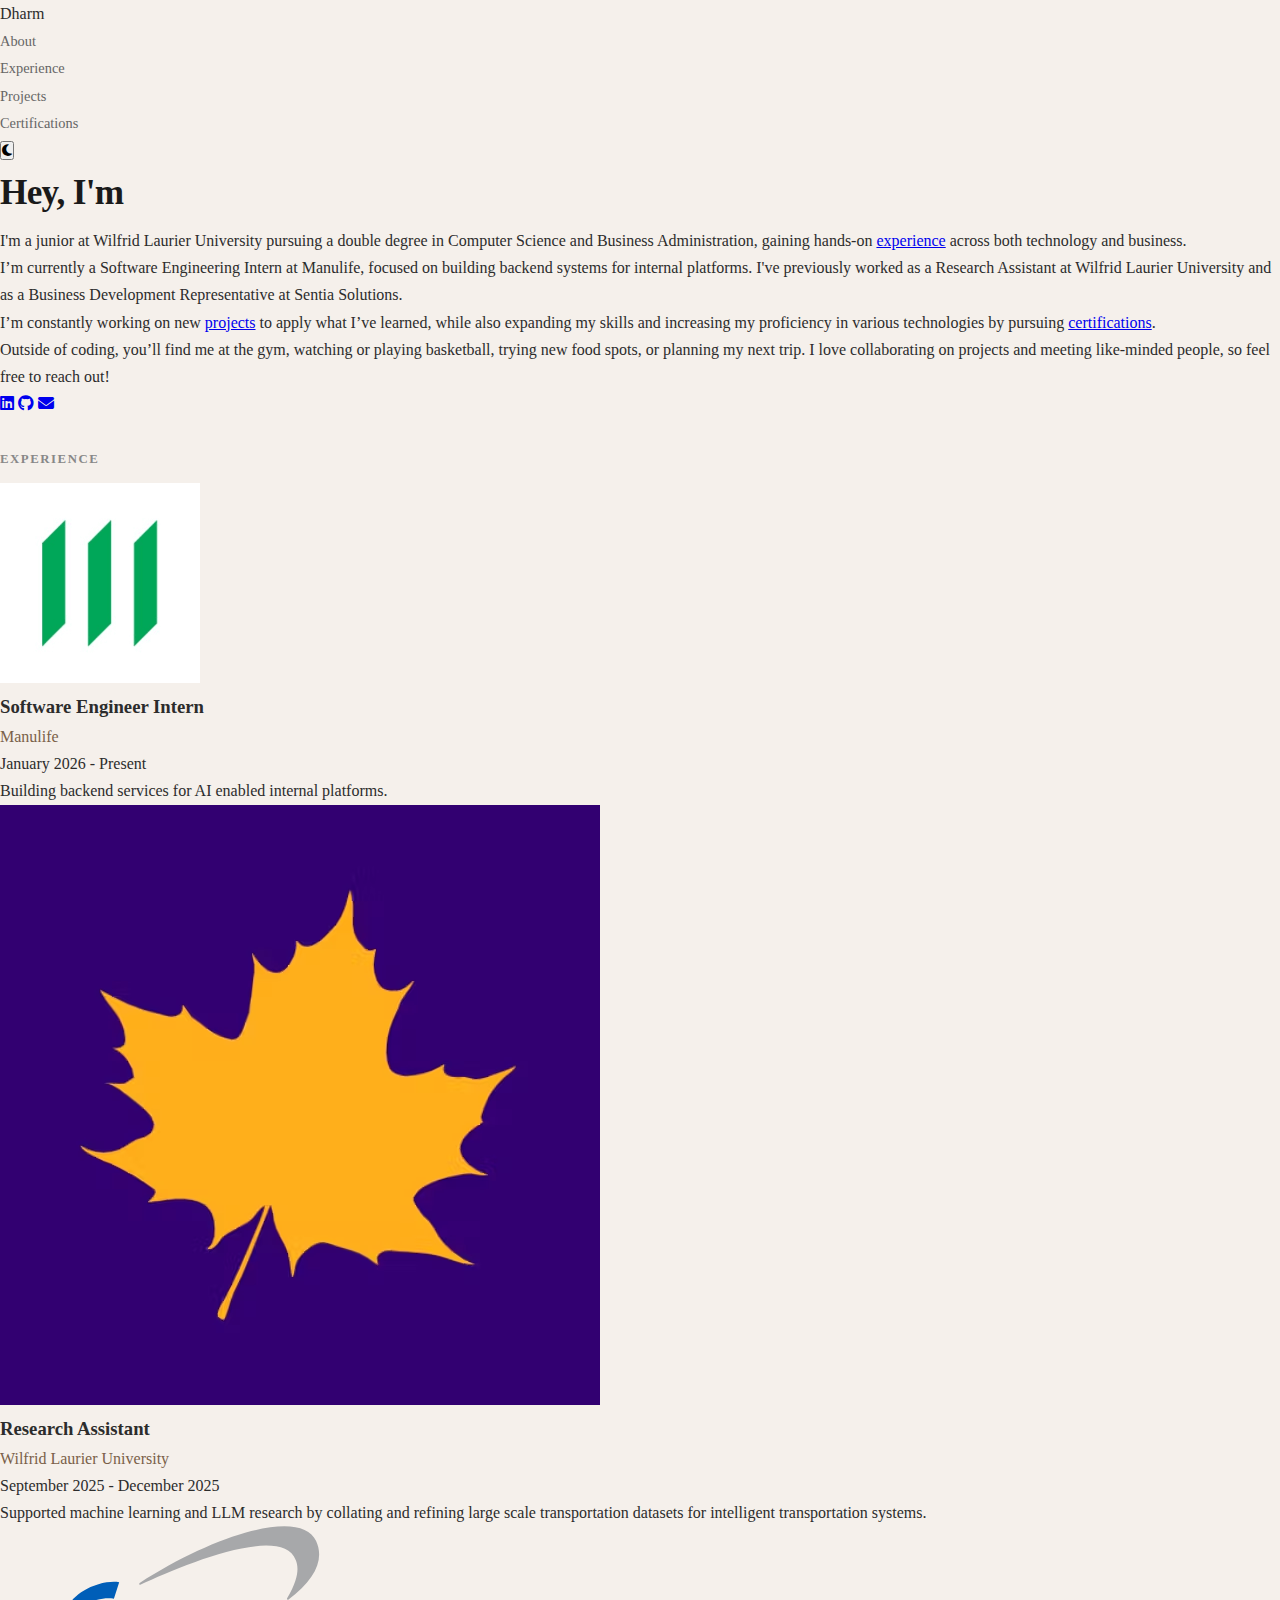
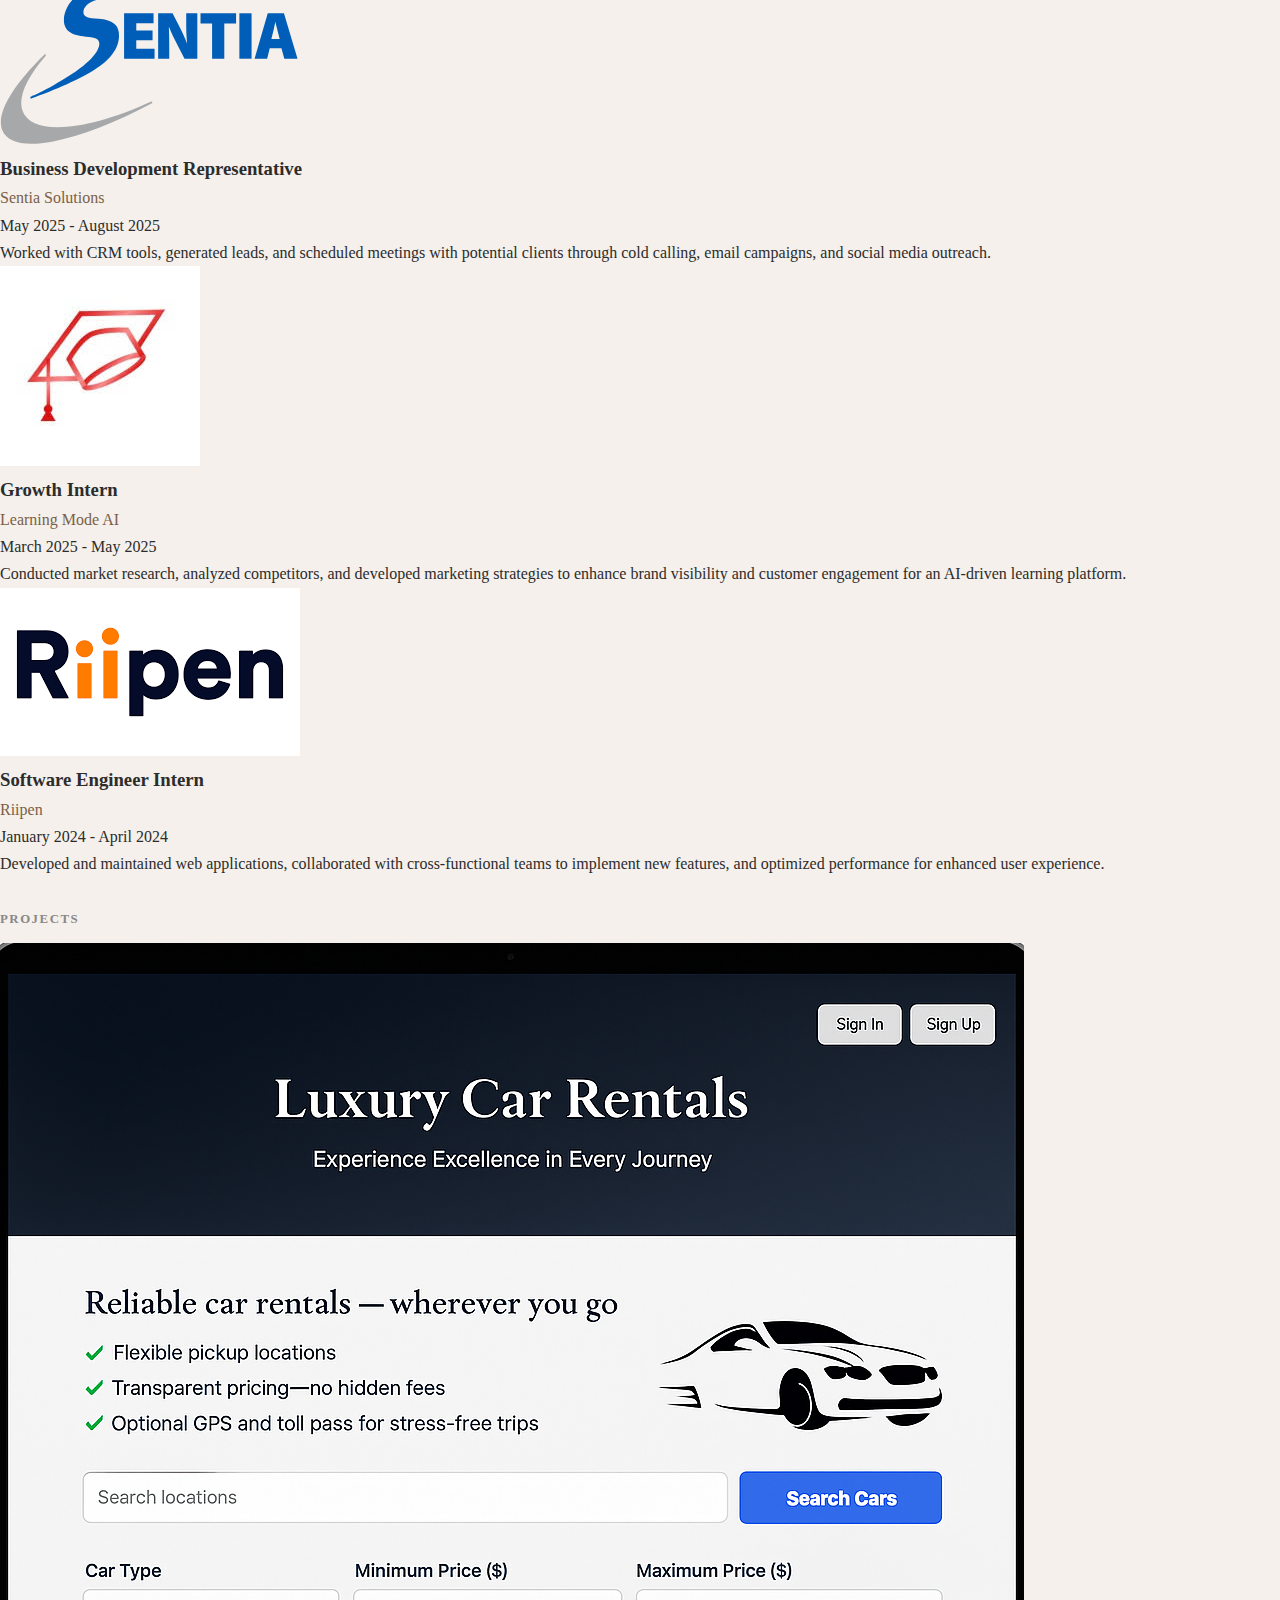
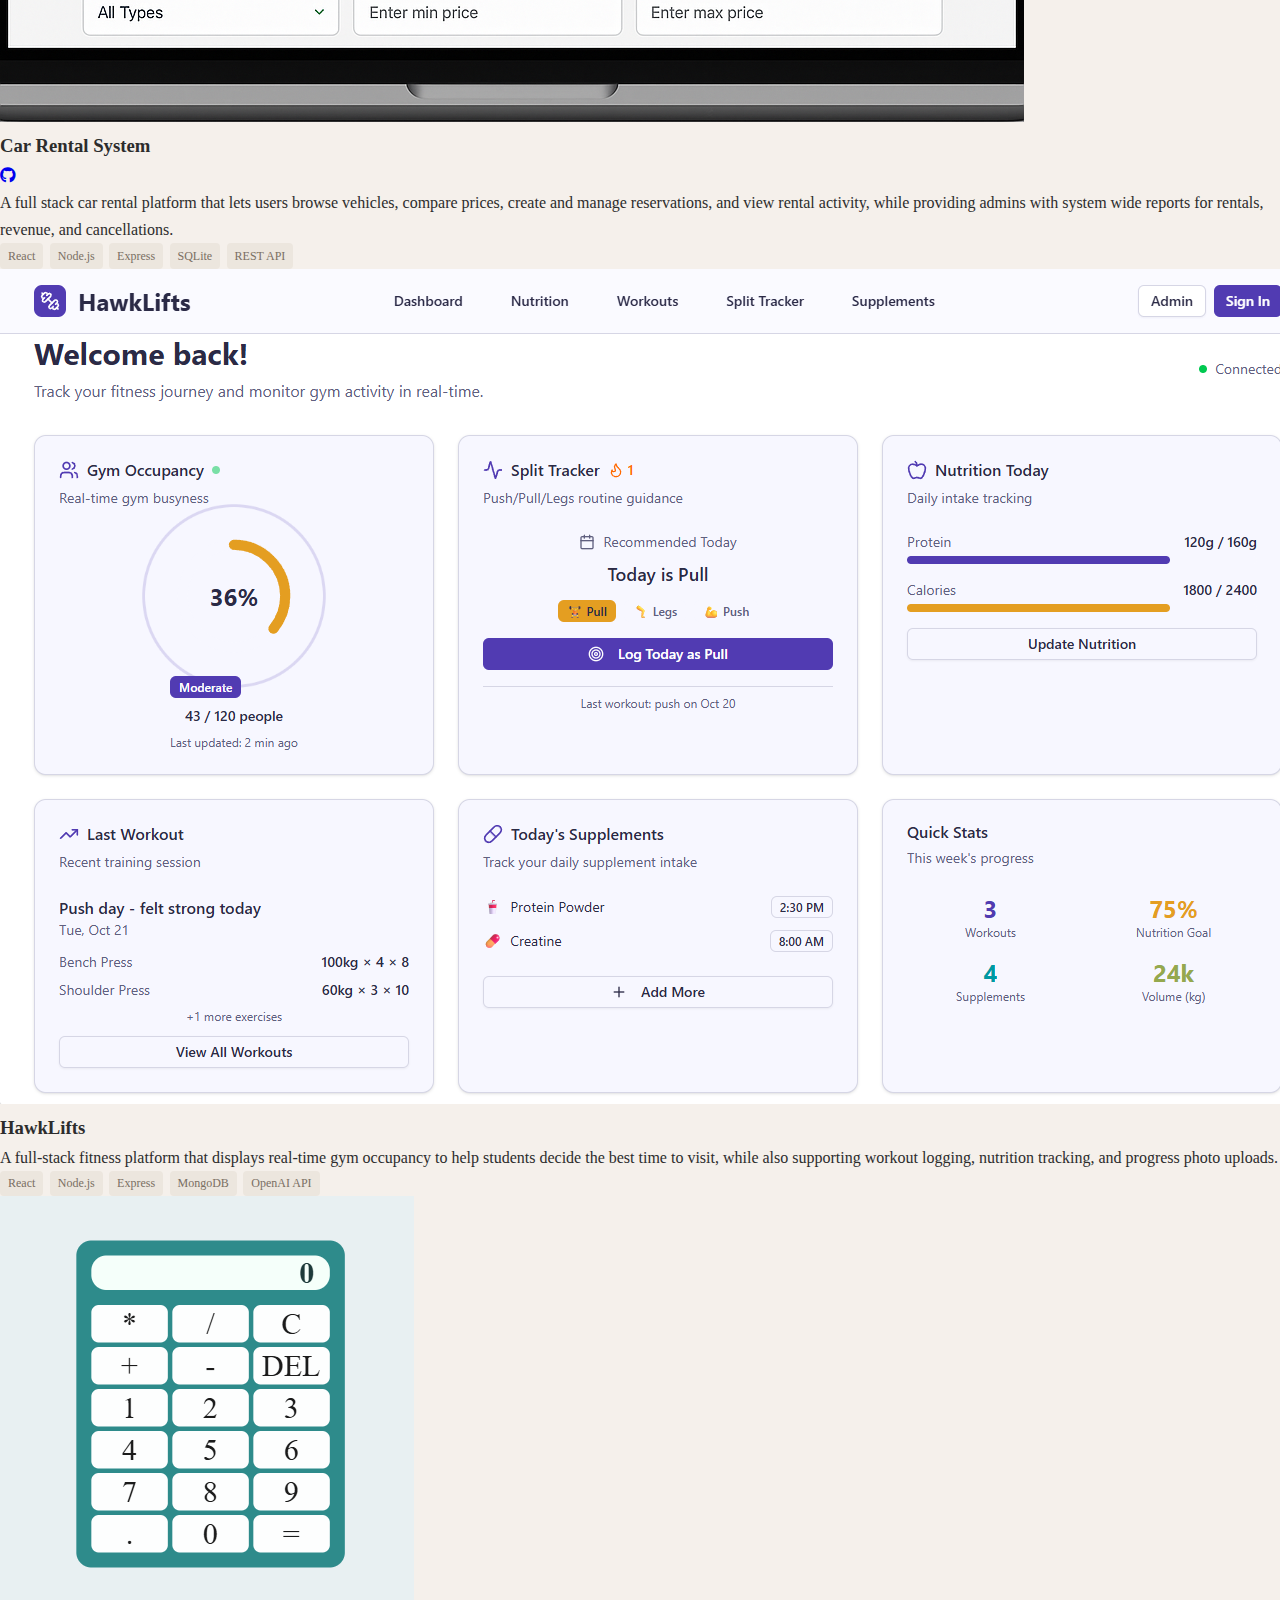
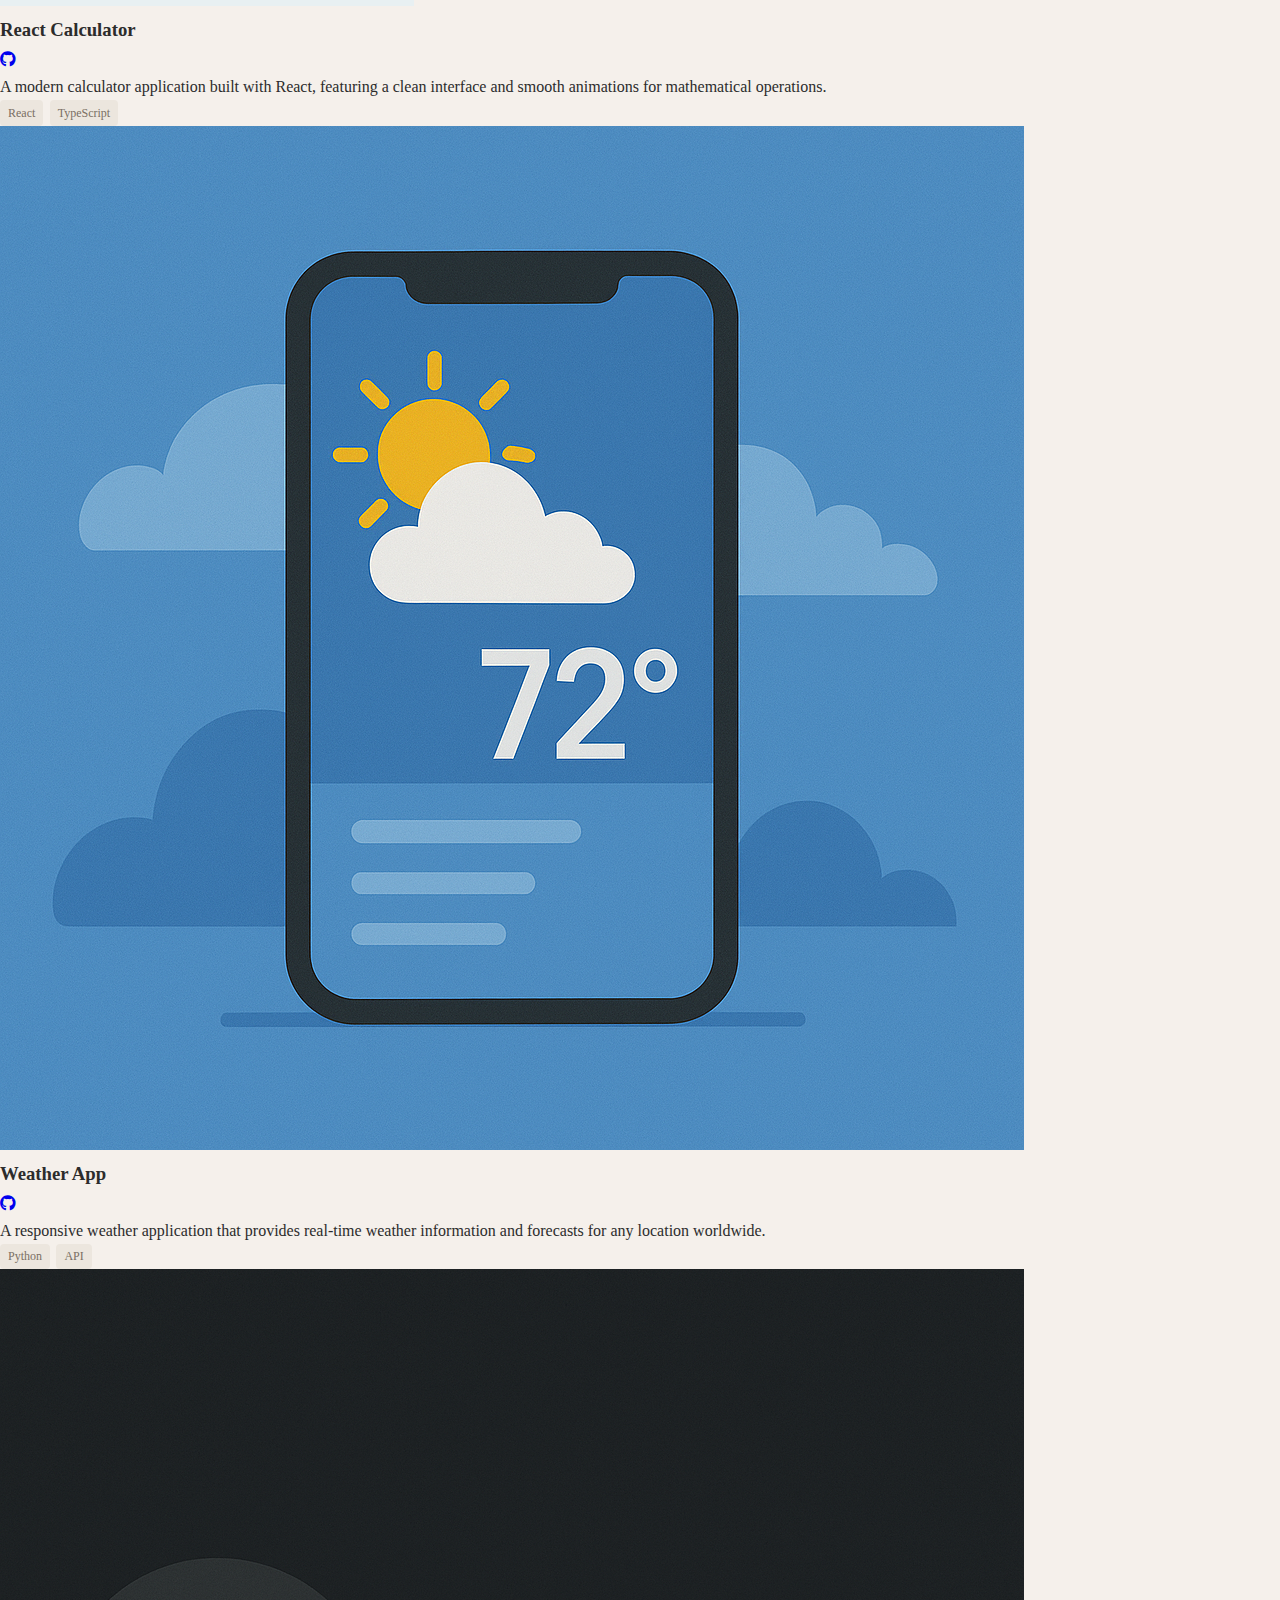
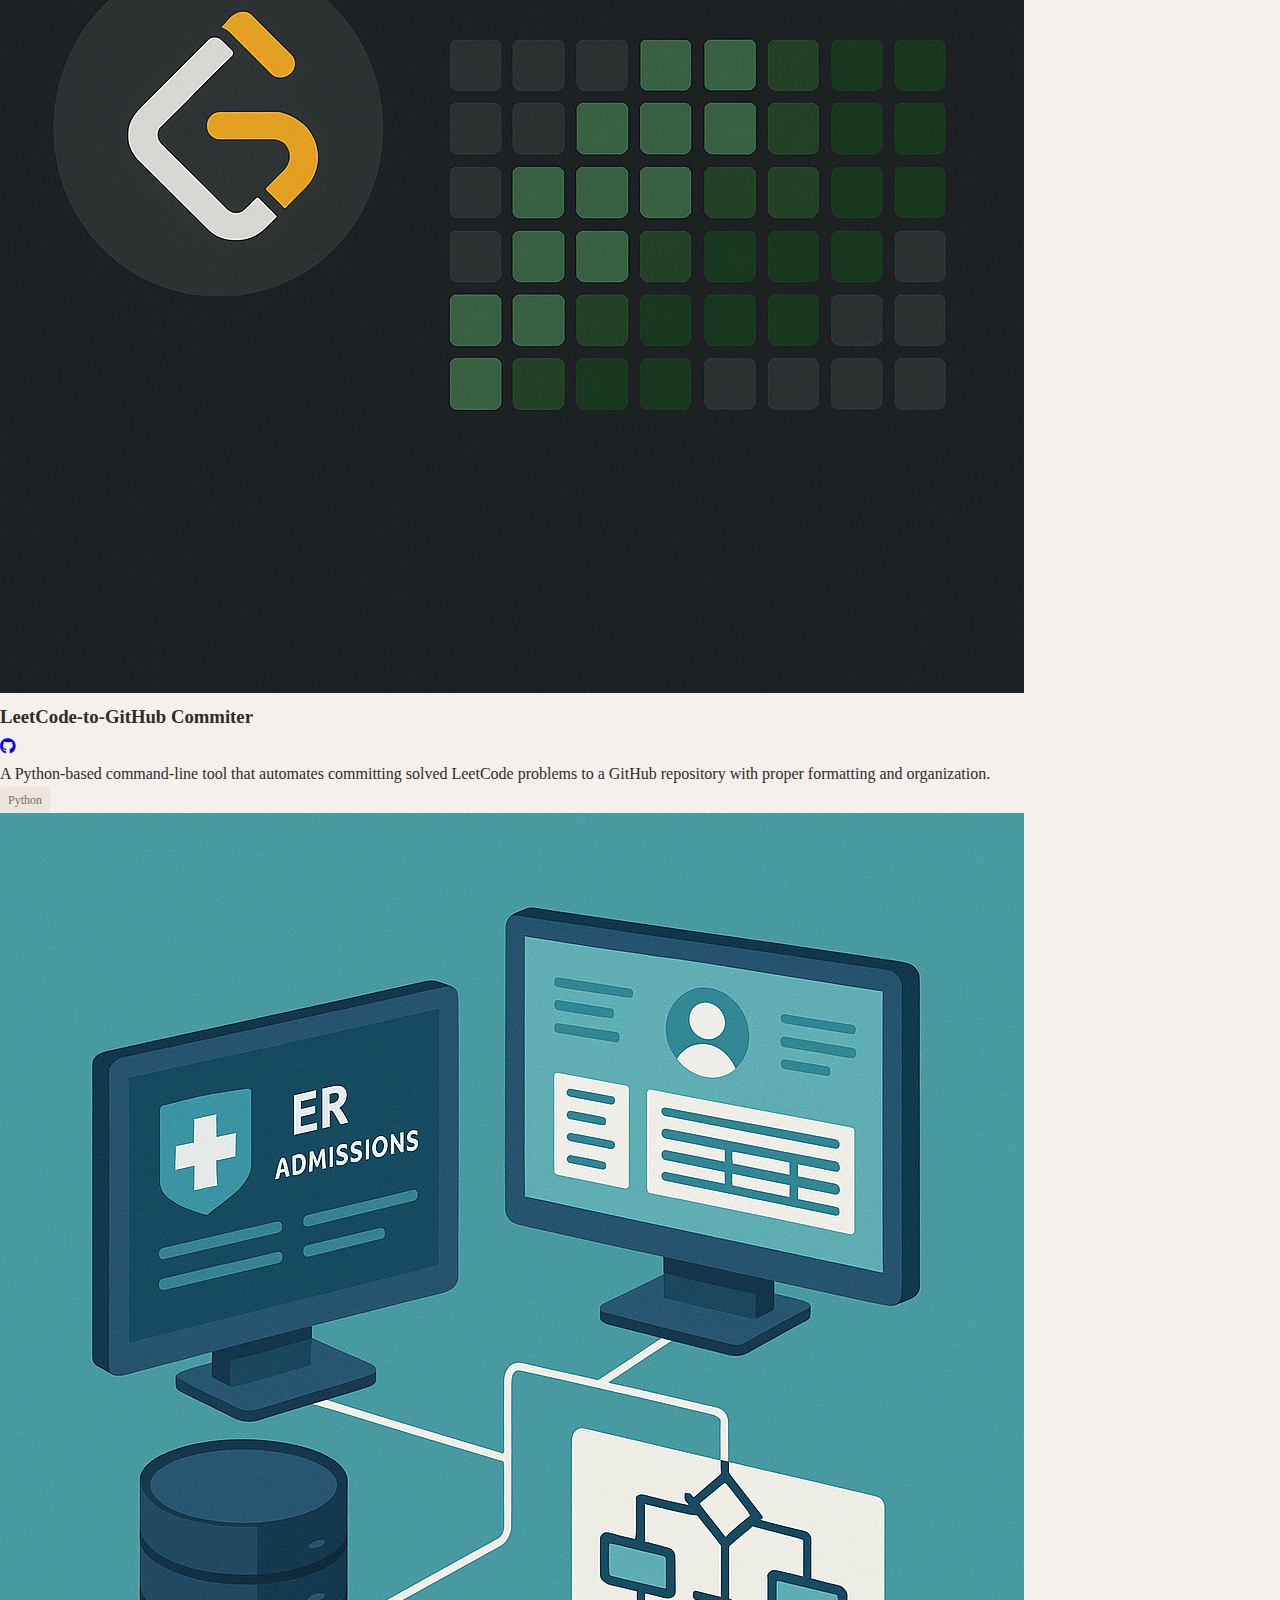
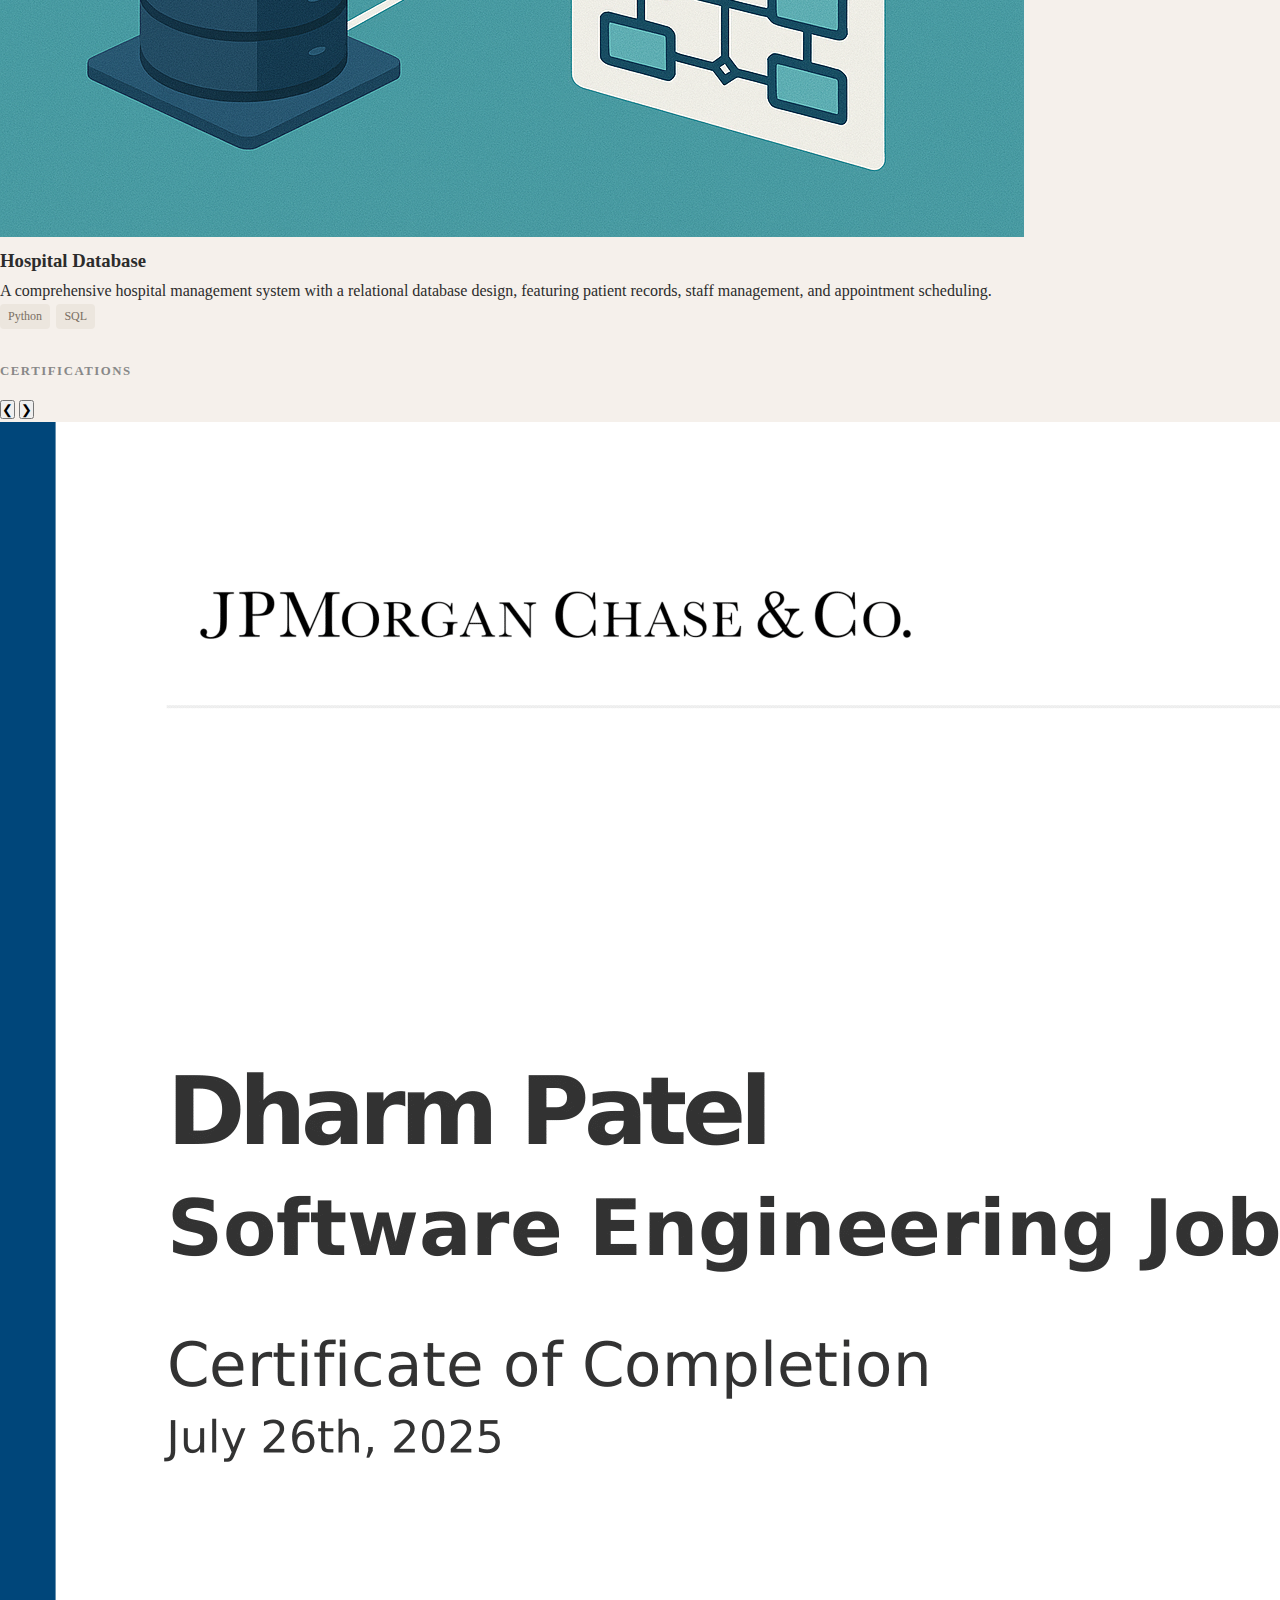
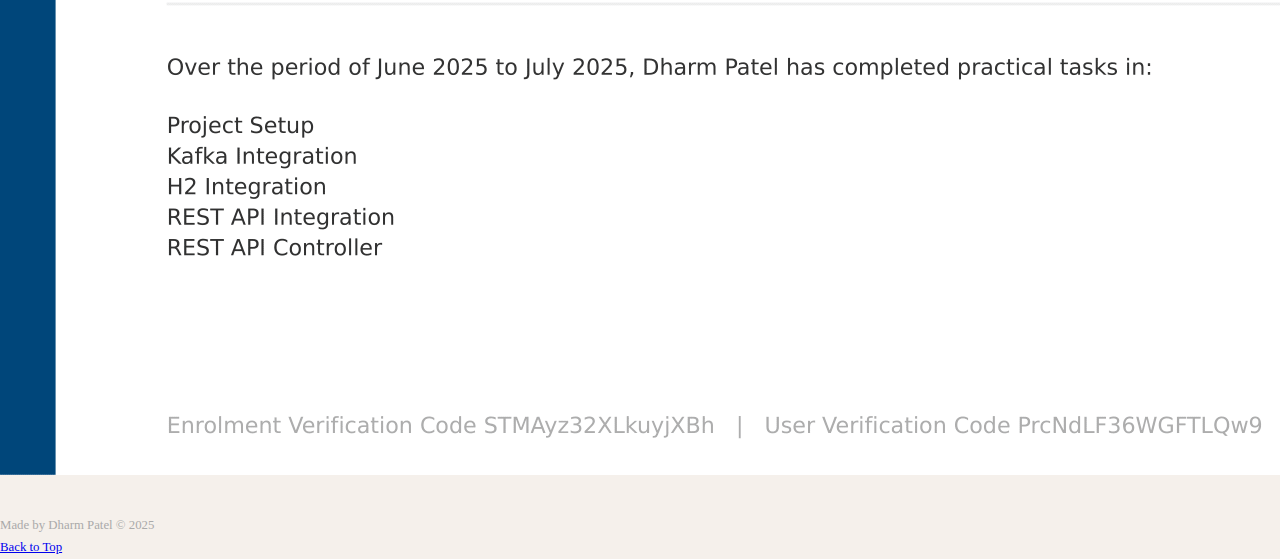
<file: index.html>
<!DOCTYPE html>
<html lang="en">
<head>
    <meta charset="UTF-8">
    <meta name="viewport" content="width=device-width, initial-scale=1.0">
    <meta name="auther" content="Dharm Patel">
    <meta name="description" content="This webpage is Dharm's personal portfolio, containing his past exerpeinces, projects, and his contact information.">
    <title>Dharm's Portfolio</title>
    <link rel="icon" href="./images/website_icon.webp">
    <link rel="stylesheet" href="https://cdnjs.cloudflare.com/ajax/libs/font-awesome/6.5.0/css/all.min.css">
    <link rel ="stylesheet" href = "./style.css">
</head>
<body>

<!--navbar-->
<nav>
    <div class = "nav-container">
        <div class = "logo"><span>Dharm</span></div>
        <div class = "nav-bar">
            <div class = "link"> <a href="#About" class = "active">About</a></div>
            <div class = "link"> <a href="#Experience">Experience</a></div>
            <div class = "link"> <a href="#Projects">Projects</a></div>
            <div class = "link"> <a href="#Certifications">Certifications</a></div>
        </div>
        <button class="theme-toggle" id="theme-toggle" type="button" aria-label="Switch to dark mode" title="Switch to dark mode">
            <i class="fa-solid fa-moon" aria-hidden="true"></i>
        </button>
    </div>  
</nav>

<!--Content-->
<section id="About">
    <div class="about-container">
        
        <h1 class="intro-heading">Hey, I'm <span class="typing" id="typing-text"></span></h1>
        
        <div class="about-text">

            <p>I'm a junior at Wilfrid Laurier University pursuing a double degree in Computer Science and Business Administration, gaining hands-on <a href="#Experience">experience</a> across both technology and business.</p>
            
            <p>I’m currently a Software Engineering Intern at Manulife, focused on building backend systems for internal platforms. I've previously worked as a Research Assistant at Wilfrid Laurier University and as a Business Development Representative at Sentia Solutions.</p>

            <p>I’m constantly working on new <a href="#Projects">projects</a> to apply what I’ve learned, while also expanding my skills and increasing my proficiency in various technologies by pursuing <a href="#Certifications">certifications</a>.</p>

            <p>Outside of coding, you’ll find me at the gym, watching or playing basketball, trying new food spots, or planning my next trip. I love collaborating on projects and meeting like-minded people, so feel free to reach out!</p>
        
        </div>
        
        <div class = "socials">
        
            <a href="https://www.linkedin.com/in/dharmpatel05/" target="_blank" rel="noopener noreferrer"><i class="fa-brands fa-linkedin"></i></a>
            <a href="https://github.com/dharmp0" target="_blank" rel="noopener noreferrer"><i class="fa-brands fa-github"></i></a>
            <a href="mailto:dharmpat@outlook.com" target="_blank" rel="noopener noreferrer"><i class="fa fa-envelope"></i></a>
        
        </div>

    </div>
</section>



<section id="Experience">
    <h2>Experience</h2>
    <div class="experience-container">
        <div class="experience-item">
            <div class="exp-header">
                <div class="exp-logo">
                    <img src="images/manulife.png" alt="Manulife Logo">
                </div>
                <div class="exp-title">
                    <div class="exp-title-row">
                        <h3>Software Engineer Intern</h3>
                        <div class="exp-company">Manulife</div>
                    </div>
                    <div class="exp-date">January 2026 - Present</div>
                </div>
            </div>
            <div class="exp-content">
                <p>Building backend services for AI enabled internal platforms.</p>
            </div>
        </div>

        <div class="experience-item">
            <div class="exp-header">
                <div class="exp-logo">
                    <img src="images/laurier.avif" alt="Wilfrid Laurier University Logo">
                </div>
                <div class="exp-title">
                    <div class="exp-title-row">
                        <h3>Research Assistant</h3>
                        <div class="exp-company">Wilfrid Laurier University</div>
                    </div>
                    <div class="exp-date">September 2025 - December 2025</div>
                </div>
            </div>
            <div class="exp-content">
                <p>Supported machine learning and LLM research by collating and refining large scale transportation datasets for intelligent transportation systems.</p>
            </div>
        </div>

        <div class="experience-item">
            <div class="exp-header">
                <div class="exp-logo">
                    <img src="images/sentia.svg" alt="Sentia Solutions Logo">
                </div>
                <div class="exp-title">
                    <div class="exp-title-row">
                        <h3>Business Development Representative</h3>
                        <div class="exp-company">Sentia Solutions</div>
                    </div>
                    <div class="exp-date">May 2025 - August 2025</div>
                </div>
            </div>
            <div class="exp-content">
                <p>Worked with CRM tools, generated leads, and scheduled meetings with potential clients through cold calling, email campaigns, and social media outreach.</p>
            </div>
        </div>

        <div class="experience-item">
            <div class="exp-header">
                <div class="exp-logo">
                    <img src="images/learningmode.jpg" alt="Learning Mode AI Logo">
                </div>
                <div class="exp-title">
                    <div class="exp-title-row">
                        <h3>Growth Intern</h3>
                        <div class="exp-company">Learning Mode AI</div>
                    </div>
                    <div class="exp-date">March 2025 - May 2025</div>
                </div>
            </div>
            <div class="exp-content">
                <p>Conducted market research, analyzed competitors, and developed marketing strategies to enhance brand visibility and customer engagement for an AI-driven learning platform.</p>
            </div>
        </div>

        <div class="experience-item">
            <div class="exp-header">
                <div class="exp-logo">
                    <img src="images/riipen.png" alt="Riipen Logo">
                </div>
                <div class="exp-title">
                    <div class="exp-title-row">
                        <h3>Software Engineer Intern</h3>
                        <div class="exp-company">Riipen</div>
                    </div>
                    <div class="exp-date">January 2024 - April 2024</div>
                </div>
            </div>
            <div class="exp-content">
                <p>Developed and maintained web applications, collaborated with cross-functional teams to implement new features, and optimized performance for enhanced user experience.</p>
            </div>
        </div>
    </div>
</section>

<section id="Projects">
    <h2>Projects</h2>
    <div class="projects-grid">
         <div class="project-card">
            <div class="project-image">
                <img src="images/car-rental.png" alt="Car Rental System">
            </div>
            <div class="project-content">
                <div class="project-header">
                    <h3>Car Rental System</h3>
                    <div class="project-links">
                        <a href="https://github.com/dharmp0/car-rental-app" target="_blank" class="project-link">
                            <i class="fab fa-github"></i>
                        </a>
                    </div>
                </div>
                <p class="project-description">A full stack car rental platform that lets users browse vehicles, compare prices, create and manage reservations, and view rental activity, while providing admins with system wide reports for rentals, revenue, and cancellations.</p>
                <div class="project-tech">
                    <span class="tech-tag">React</span>
                    <span class="tech-tag">Node.js</span>
                    <span class="tech-tag">Express</span>
                    <span class="tech-tag">SQLite</span>
                    <span class="tech-tag">REST API</span>
                </div>
            </div>
        </div>
        <div class="project-card">
            <div class="project-image">
                <img src="images/hawklifts.png" alt="HawkLifts Project">
            </div>
            <div class="project-content">
                <div class="project-header">
                    <h3>HawkLifts</h3>
                </div>
                <p class="project-description">A full-stack fitness platform that displays real-time gym occupancy to help students decide the best time to visit, while also supporting workout logging, nutrition tracking, and progress photo uploads.</p>
                <div class="project-tech">
                    <span class="tech-tag">React</span>
                    <span class="tech-tag">Node.js</span>
                    <span class="tech-tag">Express</span>
                    <span class="tech-tag">MongoDB</span>
                    <span class="tech-tag">OpenAI API</span>
                </div>
            </div>
        </div>
        
        <div class="project-card">
            <div class="project-image">
                <img src="images/reactcalculator.png" alt="React Calculator">
            </div>
            <div class="project-content">
                <div class="project-header">
                    <h3>React Calculator</h3>
                    <div class="project-links">
                        <a href="https://github.com/dharmp0/ReactCalculator" target="_blank" class="project-link">
                            <i class="fab fa-github"></i>
                        </a>
                    </div>
                </div>
                <p class="project-description">A modern calculator application built with React, featuring a clean interface and smooth animations for mathematical operations.</p>
                <div class="project-tech">
                    <span class="tech-tag">React</span>
                    <span class="tech-tag">TypeScript</span>
                </div>
            </div>
        </div>
        
        <div class="project-card">
            <div class="project-image">
                <img src="images/weatherchecker.png" alt="Weather App">
            </div>
            <div class="project-content">
                <div class="project-header">
                    <h3>Weather App</h3>
                    <div class="project-links">
                        <a href="https://github.com/dharmp0/WeatherChecker" target="_blank" class="project-link">
                            <i class="fab fa-github"></i>
                        </a>
                    </div>
                </div>
                <p class="project-description">A responsive weather application that provides real-time weather information and forecasts for any location worldwide.</p>
                <div class="project-tech">
                    <span class="tech-tag">Python</span>
                    <span class="tech-tag">API</span>
                </div>
            </div>
        </div>
        
        <div class="project-card">
            <div class="project-image">
                <img src="images/commiter.png" alt="LeetCode to GitHub Commiter">
            </div>
            <div class="project-content">
                <div class="project-header">
                    <h3>LeetCode-to-GitHub Commiter</h3>
                    <div class="project-links">
                        <a href="https://github.com/dharmp0/LeetCode-to-Github-Commiter" target="_blank" class="project-link">
                            <i class="fab fa-github"></i>
                        </a>
                    </div>
                </div>
                <p class="project-description">A Python-based command-line tool that automates committing solved LeetCode problems to a GitHub repository with proper formatting and organization.</p>
                <div class="project-tech">
                    <span class="tech-tag">Python</span>
                </div>
            </div>
        </div>
        
        <div class="project-card">
            <div class="project-image">
                <img src="images/hospitaldatabase.png" alt="Hospital Database">
            </div>
            <div class="project-content">
                <div class="project-header">
                    <h3>Hospital Database</h3>
                </div>
                <p class="project-description">A comprehensive hospital management system with a relational database design, featuring patient records, staff management, and appointment scheduling.</p>
                <div class="project-tech">
                    <span class="tech-tag">Python</span>
                    <span class="tech-tag">SQL</span>
                </div>
            </div>
        </div>
    </div>
</section>

<section id="Certifications">
    <h2>Certifications</h2>
    <div class="certifications-carousel">
        <div class="cert-nav">
            <button class="cert-prev" onclick="changeCert(-1)">❮</button>
            <button class="cert-next" onclick="changeCert(1)">❯</button>
        </div>
        <div class="cert-display">
            <img id="certImage" src="images/JPMC-Cert-1.png" alt="Certification">
            <div class="cert-dots">
                <span class="dot active" onclick="currentCert(1)"></span>
                <span class="dot" onclick="currentCert(2)"></span>
                <span class="dot" onclick="currentCert(3)"></span>
            </div>
        </div>
    </div>
</section>




<footer class="site-footer">
    <div class="footer">

        <div class="copyright">
            <p>Made by Dharm Patel © 2025</p>
        </div>

        <div class="top">
            <p><a href=#About>Back to Top</a></p>
        </div>

    </div>
</footer>


<script src="./script.js"></script>
</body>
</html>
</file>
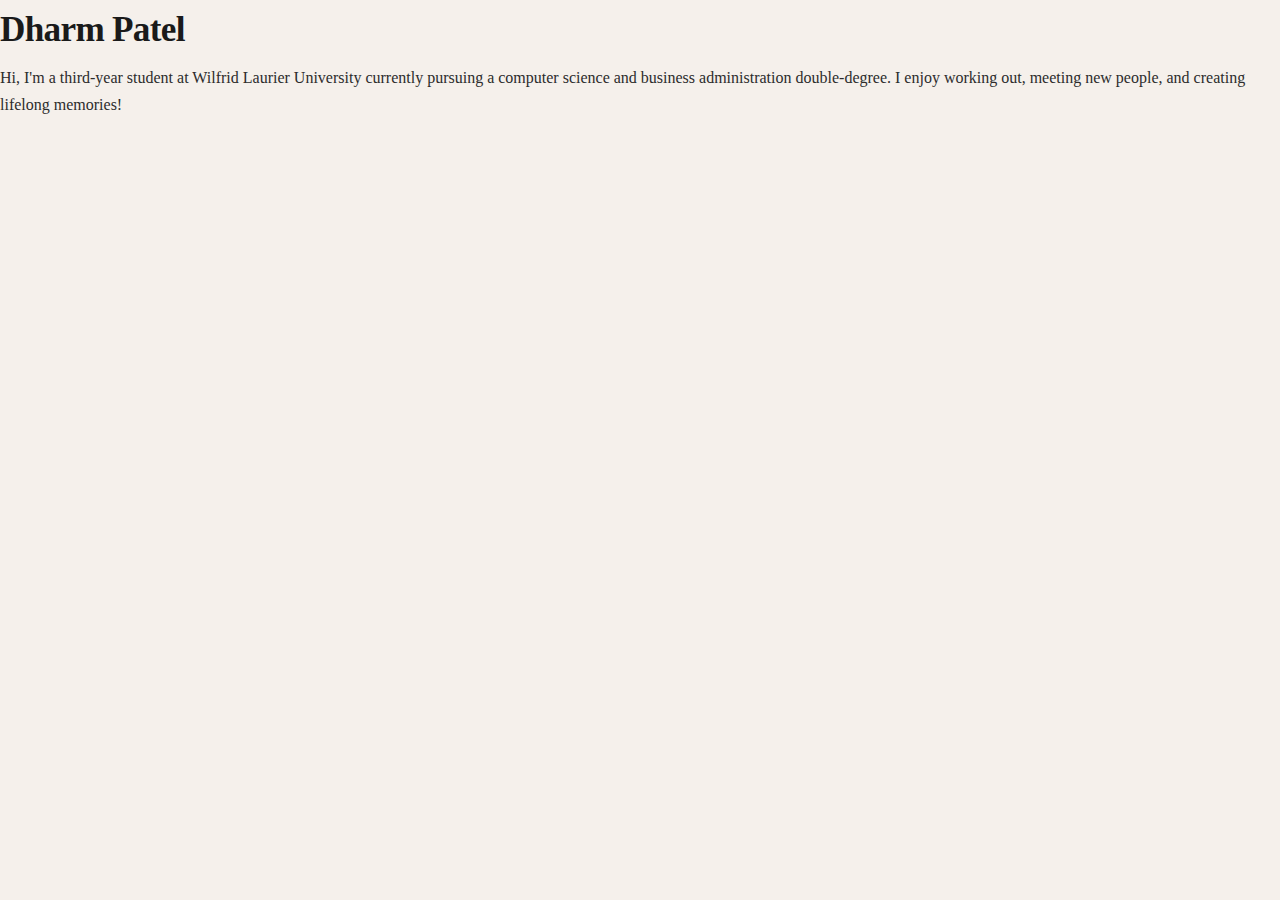
<file: about.html>
<!DOCTYPE html>
<html lang="en">
<head>
    <meta charset="UTF-8">
    <meta name="viewport" content="width=device-width, initial-scale=1.0">
    <meta name="auther" content="Dharm Patel">
    <meta name="description" content="This webpage is Dharm's about me section of his personal portfolio.">
    <title>About Me</title>
    <link rel="icon" href="images/website_icon.webp">
    <link rel ="stylesheet" href = "style.css">
</head>
<body>
    <h1>Dharm Patel</h1>
    <p> Hi, I'm a third-year student at Wilfrid Laurier University currently pursuing a computer science and business administration double-degree. I enjoy working out, meeting new people, and creating lifelong memories!</p>
</body>
</file>
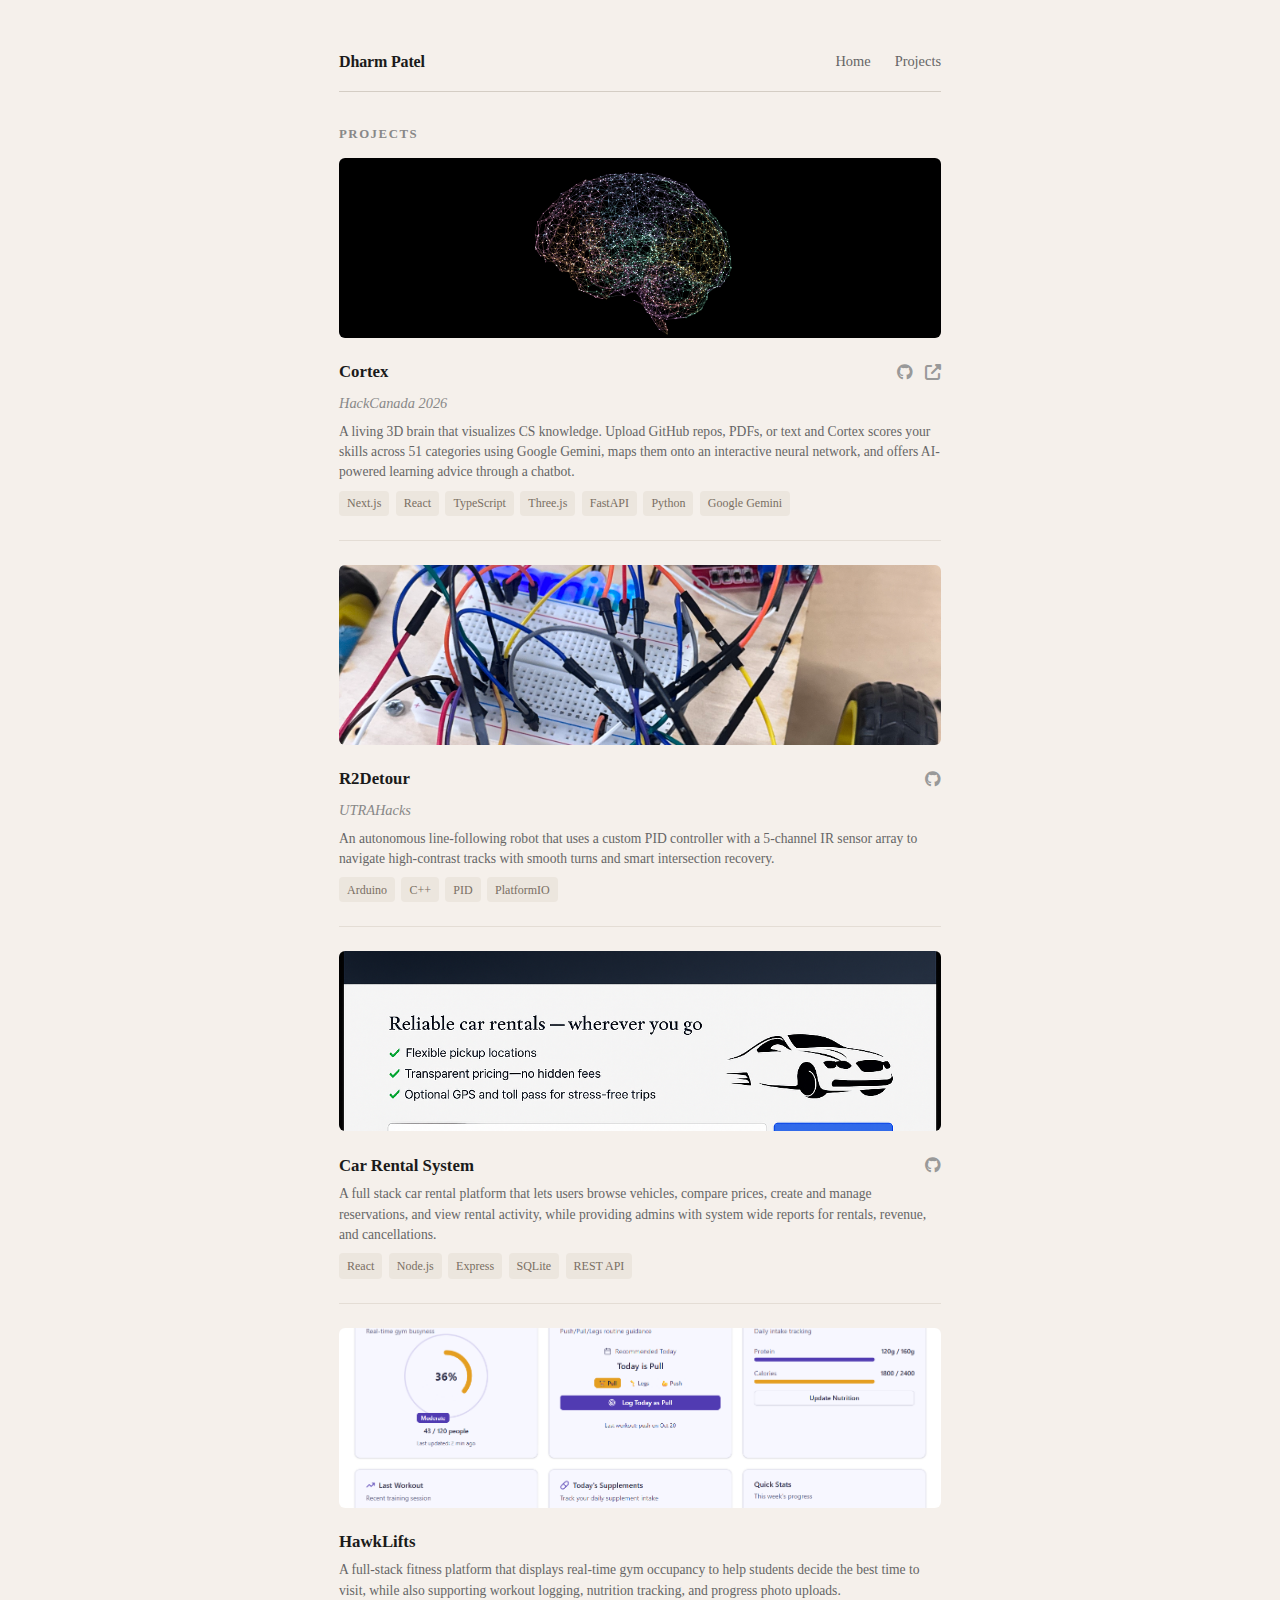
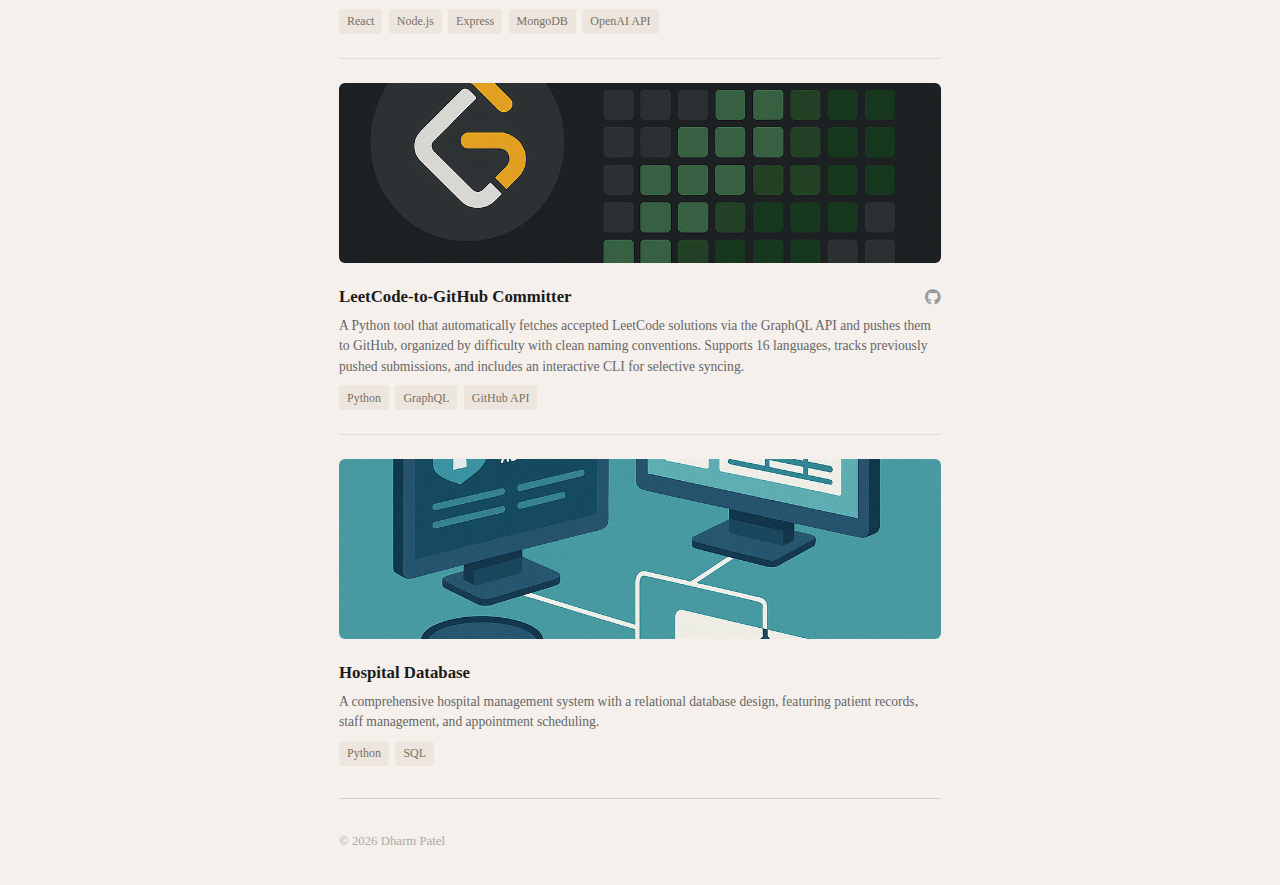
<file: projects.html>
<!DOCTYPE html>
<html lang="en">
<head>
    <meta charset="UTF-8">
    <meta name="viewport" content="width=device-width, initial-scale=1.0">
    <meta name="author" content="Dharm Patel">
    <meta name="description" content="Projects by Dharm Patel.">
    <title>Projects - Dharm Patel</title>
    <link rel="icon" href="./images/website_icon.webp">
    <link rel="stylesheet" href="https://cdnjs.cloudflare.com/ajax/libs/font-awesome/6.5.0/css/all.min.css">
    <link rel="stylesheet" href="./style.css">
</head>
<body>

<div class="container">

    <header>
        <div class="header-name">Dharm Patel</div>
        <nav>
            <a href="index.html">Home</a>
            <a href="projects.html">Projects</a>
        </nav>
    </header>

    <hr>

    <main>
        <section class="projects">
            <h2>Projects</h2>

            <div class="project-card">
                <img src="images/cortex.png" alt="Cortex" class="project-img">
                <div class="project-info">
                    <div class="project-title-row">
                        <h3>Cortex</h3>
                        <div class="project-icons">
                            <a href="https://github.com/Devansh015/Cortex" target="_blank" rel="noopener noreferrer"><i class="fab fa-github"></i></a>
                            <a href="https://cortex-frontend-rouge.vercel.app/" target="_blank" rel="noopener noreferrer"><i class="fas fa-external-link-alt"></i></a>
                        </div>
                    </div>
                    <p class="project-context">HackCanada 2026</p>
                    <p class="project-desc">A living 3D brain that visualizes CS knowledge. Upload GitHub repos, PDFs, or text and Cortex scores your skills across 51 categories using Google Gemini, maps them onto an interactive neural network, and offers AI-powered learning advice through a chatbot.</p>
                    <div class="project-tech">
                        <span>Next.js</span><span>React</span><span>TypeScript</span><span>Three.js</span><span>FastAPI</span><span>Python</span><span>Google Gemini</span>
                    </div>
                </div>
            </div>

            <div class="project-card">
                <img src="images/R2Detour.jpeg" alt="R2Detour" class="project-img">
                <div class="project-info">
                    <div class="project-title-row">
                        <h3>R2Detour</h3>
                        <div class="project-icons">
                            <a href="https://github.com/dharmp0/UTRA" target="_blank" rel="noopener noreferrer"><i class="fab fa-github"></i></a>
                        </div>
                    </div>
                    <p class="project-context">UTRAHacks</p>
                    <p class="project-desc">An autonomous line-following robot that uses a custom PID controller with a 5-channel IR sensor array to navigate high-contrast tracks with smooth turns and smart intersection recovery.</p>
                    <div class="project-tech">
                        <span>Arduino</span><span>C++</span><span>PID</span><span>PlatformIO</span>
                    </div>
                </div>
            </div>

            <div class="project-card">
                <img src="images/car-rental.png" alt="Car Rental System" class="project-img">
                <div class="project-info">
                    <div class="project-title-row">
                        <h3>Car Rental System</h3>
                        <div class="project-icons">
                            <a href="https://github.com/dharmp0/car-rental-app" target="_blank" rel="noopener noreferrer"><i class="fab fa-github"></i></a>
                        </div>
                    </div>
                    <p class="project-desc">A full stack car rental platform that lets users browse vehicles, compare prices, create and manage reservations, and view rental activity, while providing admins with system wide reports for rentals, revenue, and cancellations.</p>
                    <div class="project-tech">
                        <span>React</span><span>Node.js</span><span>Express</span><span>SQLite</span><span>REST API</span>
                    </div>
                </div>
            </div>

            <div class="project-card">
                <img src="images/hawklifts.png" alt="HawkLifts" class="project-img">
                <div class="project-info">
                    <div class="project-title-row">
                        <h3>HawkLifts</h3>
                    </div>
                    <p class="project-desc">A full-stack fitness platform that displays real-time gym occupancy to help students decide the best time to visit, while also supporting workout logging, nutrition tracking, and progress photo uploads.</p>
                    <div class="project-tech">
                        <span>React</span><span>Node.js</span><span>Express</span><span>MongoDB</span><span>OpenAI API</span>
                    </div>
                </div>
            </div>

            <div class="project-card">
                <img src="images/commiter.png" alt="LeetCode-to-GitHub Commiter" class="project-img">
                <div class="project-info">
                    <div class="project-title-row">
                        <h3>LeetCode-to-GitHub Committer</h3>
                        <div class="project-icons">
                            <a href="https://github.com/dharmp0/LeetCode-to-Github-Commiter" target="_blank" rel="noopener noreferrer"><i class="fab fa-github"></i></a>
                        </div>
                    </div>
                    <p class="project-desc">A Python tool that automatically fetches accepted LeetCode solutions via the GraphQL API and pushes them to GitHub, organized by difficulty with clean naming conventions. Supports 16 languages, tracks previously pushed submissions, and includes an interactive CLI for selective syncing.</p>
                    <div class="project-tech">
                        <span>Python</span><span>GraphQL</span><span>GitHub API</span>
                    </div>
                </div>
            </div>

            <div class="project-card">
                <img src="images/hospitaldatabase.png" alt="Hospital Database" class="project-img">
                <div class="project-info">
                    <div class="project-title-row">
                        <h3>Hospital Database</h3>
                    </div>
                    <p class="project-desc">A comprehensive hospital management system with a relational database design, featuring patient records, staff management, and appointment scheduling.</p>
                    <div class="project-tech">
                        <span>Python</span><span>SQL</span>
                    </div>
                </div>
            </div>

        </section>
    </main>

    <hr>

    <footer>
        <p>&copy; 2026 Dharm Patel</p>
    </footer>

</div>

</body>
</html>
</file>
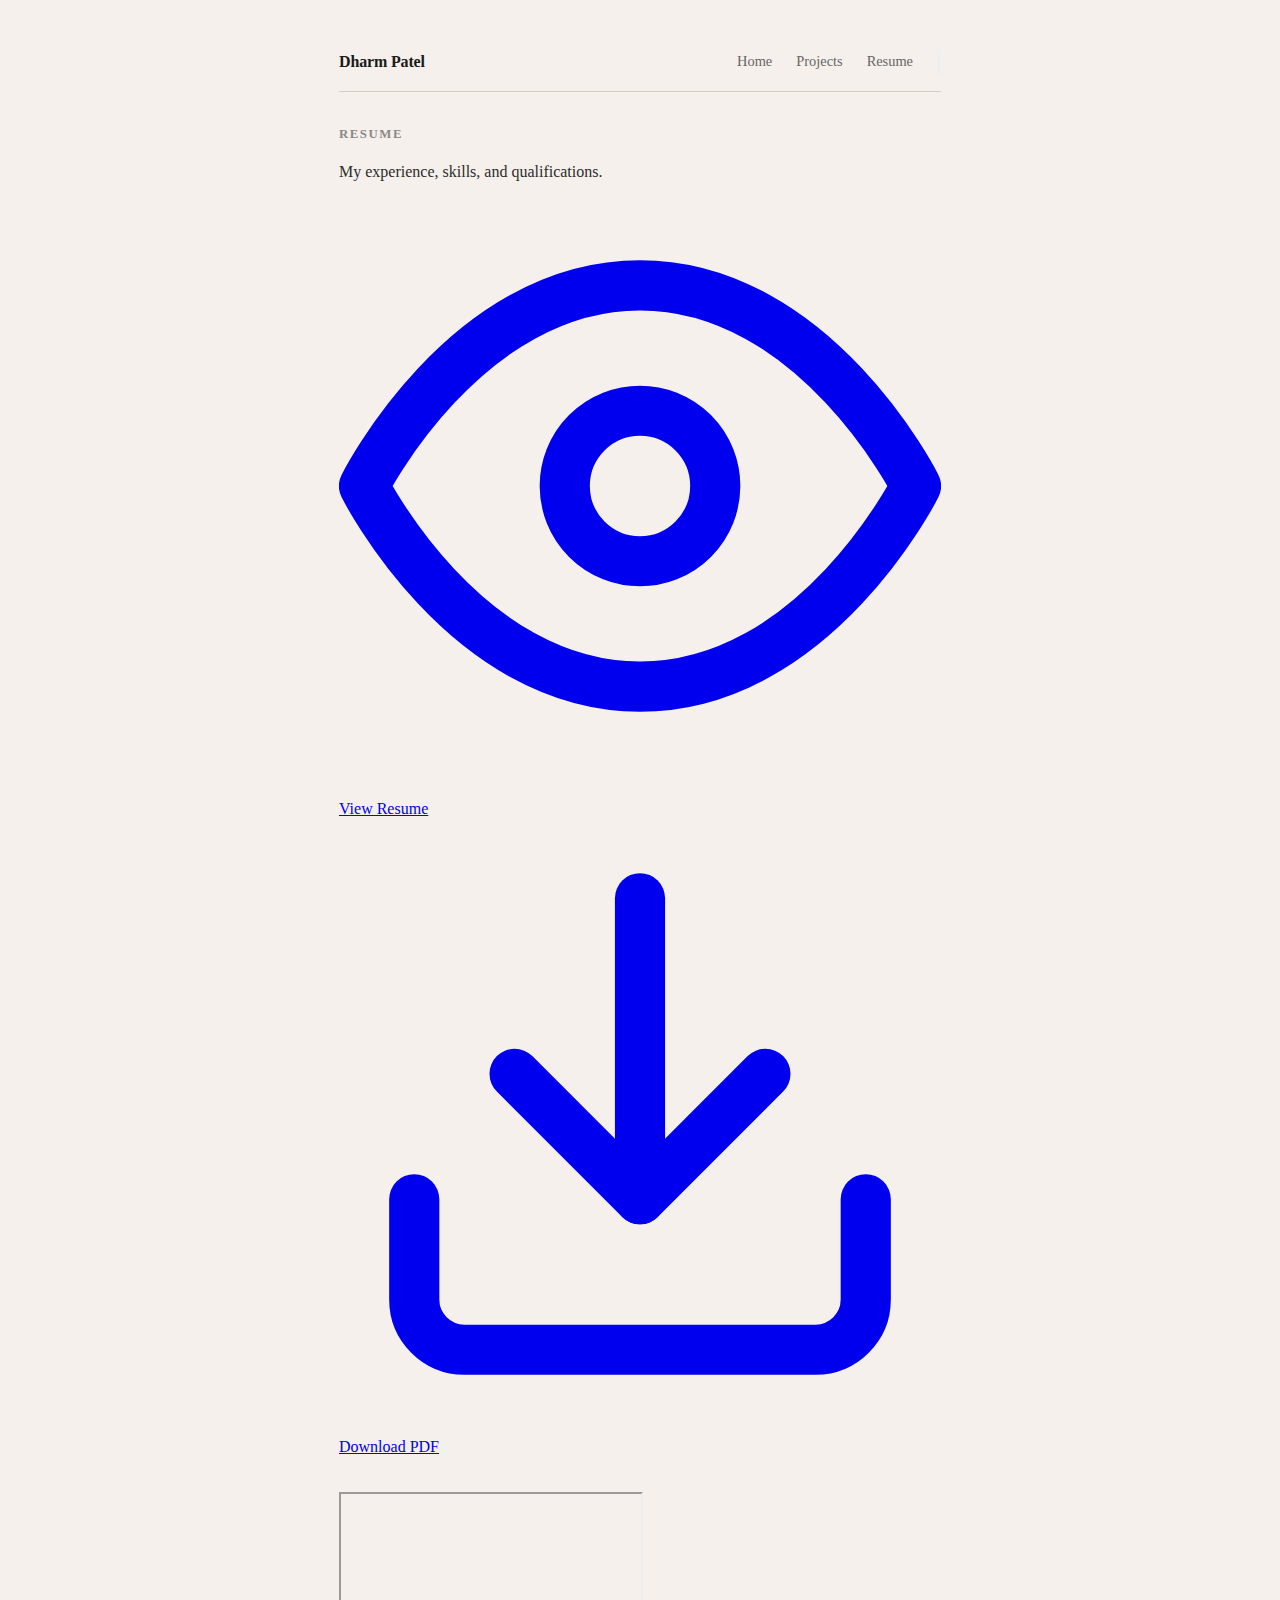
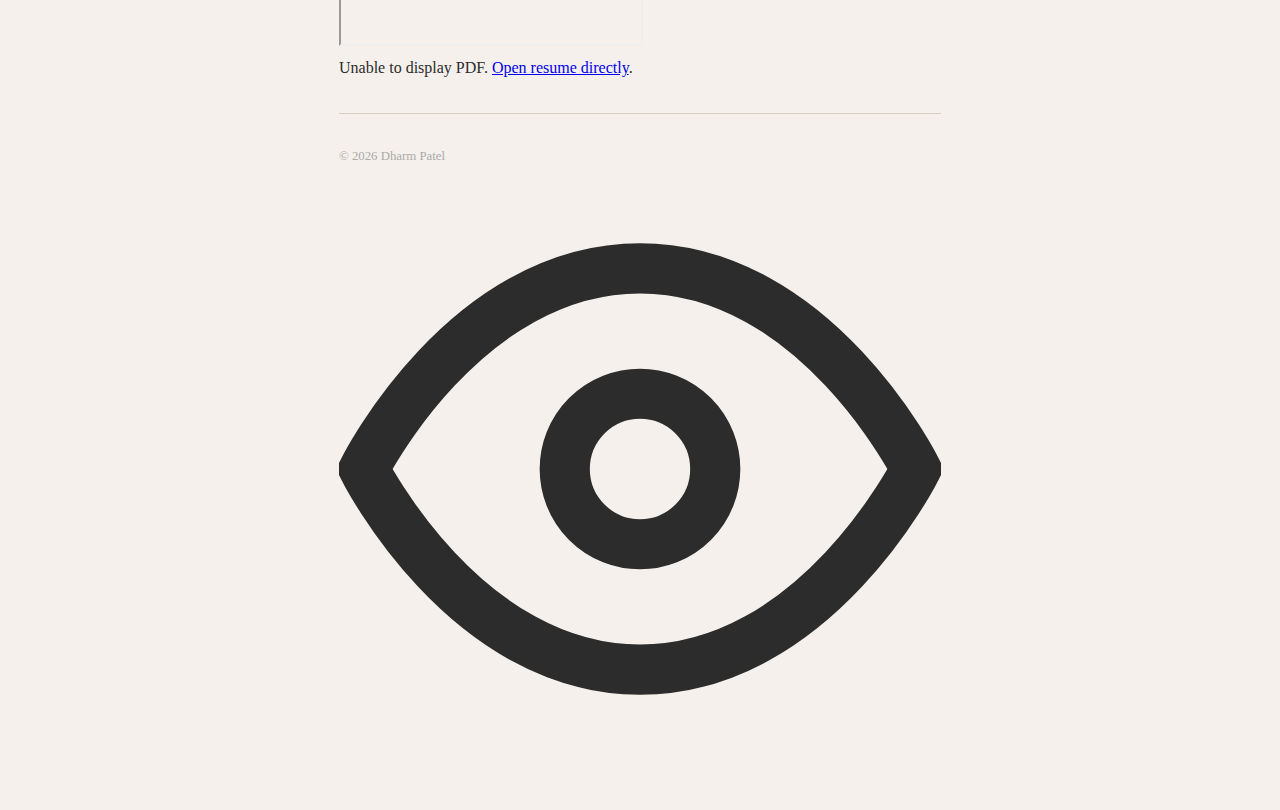
<file: resume.html>
<!DOCTYPE html>
<html lang="en">
<head>
    <meta charset="UTF-8">
    <meta name="viewport" content="width=device-width, initial-scale=1.0">
    <meta name="author" content="Dharm Patel">
    <meta name="description" content="Resume - Dharm Patel">
    <title>Resume - Dharm Patel</title>
    <link rel="icon" href="./images/website_icon.webp">
    <link rel="stylesheet" href="./style.css">
</head>
<body>

<div class="cursor-dot"></div>
<div class="cursor-trail"></div>

<div class="container resume-container">

    <header>
        <div class="header-name">Dharm Patel</div>
        <nav>
            <a href="index.html">Home</a>
            <a href="projects.html">Projects</a>
            <a href="resume.html">Resume</a>
            <button class="theme-toggle" aria-label="Toggle theme">
                <svg viewBox="0 0 24 24" fill="none" stroke="currentColor" stroke-width="2" stroke-linecap="round" stroke-linejoin="round">
                    <circle cx="12" cy="12" r="5"/>
                    <path d="M12 1v2M12 21v2M4.22 4.22l1.42 1.42M18.36 18.36l1.42 1.42M1 12h2M21 12h2M4.22 19.78l1.42-1.42M18.36 5.64l1.42-1.42"/>
                    <path d="M12 7a5 5 0 0 1 0 10" fill="currentColor"/>
                </svg>
            </button>
        </nav>
    </header>

    <hr>

    <main>
        <section class="resume-intro">
            <h2>Resume</h2>
            <p class="resume-description">My experience, skills, and qualifications.</p>
            <div class="resume-actions">
                <a href="./Dharm Resume.pdf" target="_blank" rel="noopener noreferrer" class="resume-btn">
                    <svg viewBox="0 0 24 24" fill="none" stroke="currentColor" stroke-width="2" stroke-linecap="round" stroke-linejoin="round"><path d="M1 12s4-8 11-8 11 8 11 8-4 8-11 8-11-8-11-8z"/><circle cx="12" cy="12" r="3"/></svg>
                    View Resume
                </a>
                <a href="./Dharm Resume.pdf" download class="resume-btn resume-btn-outline">
                    <svg viewBox="0 0 24 24" fill="none" stroke="currentColor" stroke-width="2" stroke-linecap="round" stroke-linejoin="round"><path d="M21 15v4a2 2 0 0 1-2 2H5a2 2 0 0 1-2-2v-4"/><polyline points="7 10 12 15 17 10"/><line x1="12" y1="15" x2="12" y2="3"/></svg>
                    Download PDF
                </a>
            </div>
        </section>

        <section class="resume-viewer">
            <iframe src="./Dharm Resume.pdf" title="Dharm Patel Resume"></iframe>
            <p class="resume-fallback">Unable to display PDF. <a href="./Dharm Resume.pdf" target="_blank" rel="noopener noreferrer">Open resume directly</a>.</p>
        </section>
    </main>

    <hr>

    <footer>
        <p>&copy; 2026 Dharm Patel</p>
        <span class="views-counter"><svg viewBox="0 0 24 24" fill="none" stroke="currentColor" stroke-width="2"><path d="M1 12s4-8 11-8 11 8 11 8-4 8-11 8-11-8-11-8z"/><circle cx="12" cy="12" r="3"/></svg><span id="view-count"></span></span>
    </footer>

</div>

<script src="./script.js"></script>
<script data-goatcounter="https://dharm.goatcounter.com/count"
        async src="//gc.zgo.at/count.js"></script>
</body>
</html>
</file>
<file: style.css>
﻿* {
    margin: 0;
    padding: 0;
    box-sizing: border-box;
}

body {
    font-family: 'Georgia', 'Times New Roman', serif;
    line-height: 1.7;
    color: #2c2c2c;
    background: #f5f0eb;
}

.container {
    max-width: 650px;
    margin: 0 auto;
    padding: 3rem 1.5rem 2rem;
}

/* Header */
header {
    display: flex;
    justify-content: space-between;
    align-items: center;
    margin-bottom: 0.5rem;
}

.header-name {
    font-size: 1rem;
    font-weight: 600;
    color: #1a1a1a;
    letter-spacing: -0.01em;
}

nav {
    display: flex;
    gap: 1.5rem;
}

nav a {
    color: #666;
    text-decoration: none;
    font-size: 0.9rem;
    transition: color 0.2s;
}

nav a:hover {
    color: #1a1a1a;
}

/* Dividers */
hr {
    border: none;
    border-top: 1px solid #d4cdc4;
    margin: 1rem 0 2rem;
}

/* Main heading */
h1 {
    font-size: 2.2rem;
    font-weight: 700;
    color: #1a1a1a;
    letter-spacing: -0.02em;
    margin-bottom: 0.25rem;
}

.subtitle {
    color: #7a6f63;
    font-size: 0.95rem;
    margin-bottom: 2.5rem;
}

/* Sections */
h2 {
    font-size: 0.8rem;
    font-weight: 600;
    text-transform: uppercase;
    letter-spacing: 0.12em;
    color: #888;
    margin-bottom: 0.75rem;
}

section {
    margin-bottom: 2rem;
}

/* About list */
.about ul {
    list-style: none;
    padding-left: 0;
}

.about li {
    font-size: 0.95rem;
    color: #444;
    margin-bottom: 0.35rem;
}

.about li::before {
    content: '> ';
    color: #7a6048;
}

/* Experience list */
.experience ul {
    list-style: none;
    padding: 0;
}

.experience li {
    font-size: 0.95rem;
    color: #444;
    margin-bottom: 0.4rem;
    display: flex;
    justify-content: space-between;
    align-items: baseline;
    gap: 1rem;
}

.exp-left {
    flex: 1;
    min-width: 0;
}

.exp-company {
    color: #7a6048;
}

.experience em {
    color: #888;
    font-style: italic;
    white-space: nowrap;
}

/* CTA line */
.cta {
    font-size: 0.95rem;
    color: #444;
    margin-bottom: 2rem;
}

.cta a {
    color: #7a6048;
    text-decoration: none;
}

.cta a:hover {
    text-decoration: underline;
}

/* Connect */
.connect .links {
    display: flex;
    flex-wrap: wrap;
    gap: 1.5rem;
}

.connect .links a {
    color: #7a6048;
    text-decoration: none;
    font-size: 0.95rem;
}

.connect .links a:hover {
    text-decoration: underline;
}

/* Project cards */
.projects .project-card {
    margin-bottom: 1.5rem;
    border-bottom: 1px solid #e4ddd5;
    padding-bottom: 1.5rem;
}

.projects .project-card:last-child {
    border-bottom: none;
    padding-bottom: 0;
}

.project-img {
    width: 100%;
    height: 180px;
    object-fit: cover;
    border-radius: 6px;
    margin-bottom: 0.75rem;
}

.project-title-row {
    display: flex;
    justify-content: space-between;
    align-items: center;
    margin-bottom: 0.25rem;
}

.project-title-row h3 {
    font-size: 1.05rem;
    font-weight: 600;
    color: #1a1a1a;
}

.project-icons {
    display: flex;
    gap: 0.75rem;
}

.project-icons a {
    color: #999;
    text-decoration: none;
    font-size: 1rem;
    transition: color 0.2s;
}

.project-icons a:hover {
    color: #7a6048;
}

.project-context {
    color: #888;
    font-style: italic;
    font-size: 0.9rem;
    margin-bottom: 0.4rem;
}

.project-desc {
    font-size: 0.85rem;
    color: #666;
    line-height: 1.5;
    margin-bottom: 0.5rem;
}

.project-tech {
    display: flex;
    flex-wrap: wrap;
    gap: 0.4rem;
}

.project-tech span {
    font-size: 0.75rem;
    color: #7a6f63;
    background: #ece6de;
    padding: 0.15rem 0.5rem;
    border-radius: 4px;
}

/* Footer */
footer {
    padding-top: 0;
}

footer p {
    font-size: 0.8rem;
    color: #aaa;
}

/* Responsive */
@media (max-width: 480px) {
    .container {
        padding: 2rem 1rem 1.5rem;
    }

    h1 {
        font-size: 1.8rem;
    }

    header {
        flex-direction: column;
        align-items: flex-start;
        gap: 0.5rem;
    }

    .experience li {
        flex-direction: column;
        gap: 0.1rem;
    }

    .experience em {
        font-size: 0.85rem;
    }

    .project-img {
        height: 150px;
    }
}
</file>
